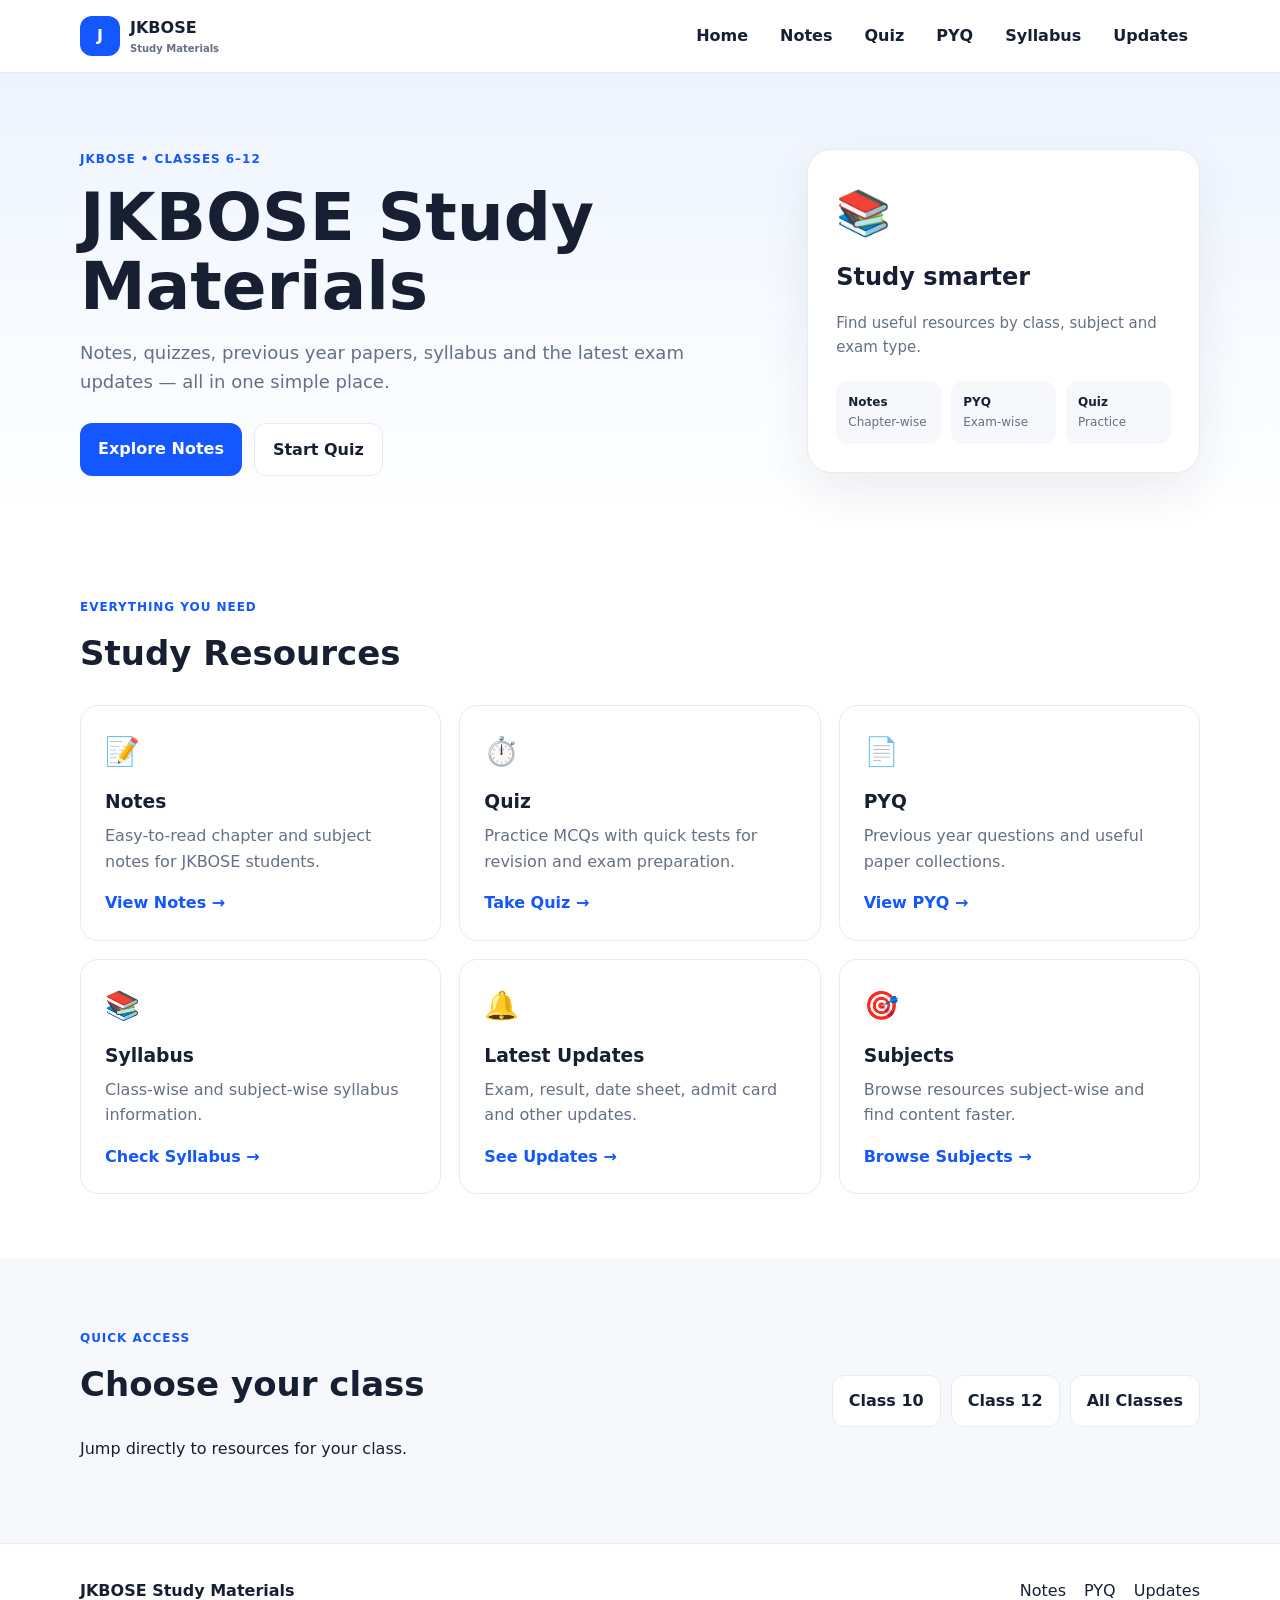
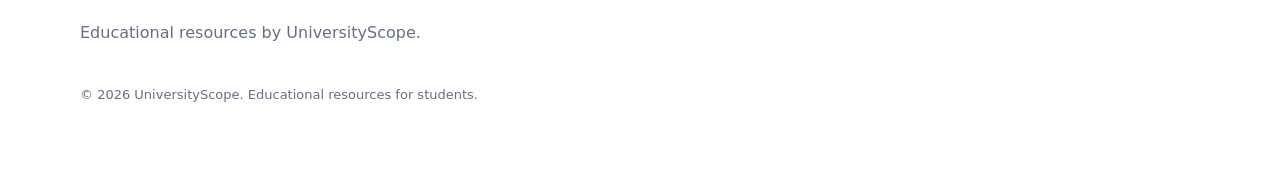
<file: index.html>
<!doctype html><html lang="en"><head><meta charset="utf-8"><meta name="viewport" content="width=device-width,initial-scale=1"><meta name="description" content="JKBOSE Study Materials - Notes, Quiz, PYQ, Syllabus and latest updates"><title>JKBOSE Study Materials | UniversityScope</title><link rel="stylesheet" href="assets/style.css"></head><body><header class="site-header"><div class="container nav"><a class="brand" href="index.html"><span class="logo">J</span><span>JKBOSE <small>Study Materials</small></span></a><nav class="desktop-nav"><a href="index.html">Home</a><a href="pages/notes.html">Notes</a><a href="pages/quiz.html">Quiz</a><a href="pages/pyq.html">PYQ</a><a href="pages/syllabus.html">Syllabus</a><a href="pages/updates.html">Updates</a></nav><button class="menu-btn" id="menuBtn" aria-label="Open menu">☰</button></div><div class="mobile-menu" id="mobileMenu"><a href="index.html">Home</a><a href="pages/notes.html">Notes</a><a href="pages/quiz.html">Quiz</a><a href="pages/pyq.html">PYQ</a><a href="pages/syllabus.html">Syllabus</a><a href="pages/updates.html">Updates</a></div></header><main><section class="hero"><div class="container hero-grid"><div><span class="eyebrow">JKBOSE • Classes 6–12</span><h1>JKBOSE Study Materials</h1><p>Notes, quizzes, previous year papers, syllabus and the latest exam updates — all in one simple place.</p><div class="hero-actions"><a class="btn primary" href="pages/notes.html">Explore Notes</a><a class="btn secondary" href="pages/quiz.html">Start Quiz</a></div></div><div class="hero-card"><div class="hero-icon">📚</div><h3>Study smarter</h3><p>Find useful resources by class, subject and exam type.</p><div class="mini-stats"><span><b>Notes</b>Chapter-wise</span><span><b>PYQ</b>Exam-wise</span><span><b>Quiz</b>Practice</span></div></div></div></section><section class="section"><div class="container"><div class="section-head"><div><span class="eyebrow">Everything you need</span><h2>Study Resources</h2></div></div><div class="cards"><a class="card" href="pages/notes.html"><div class="icon">📝</div><h3>Notes</h3><p>Easy-to-read chapter and subject notes for JKBOSE students.</p><span>View Notes →</span></a><a class="card" href="pages/quiz.html"><div class="icon">⏱️</div><h3>Quiz</h3><p>Practice MCQs with quick tests for revision and exam preparation.</p><span>Take Quiz →</span></a><a class="card" href="pages/pyq.html"><div class="icon">📄</div><h3>PYQ</h3><p>Previous year questions and useful paper collections.</p><span>View PYQ →</span></a><a class="card" href="pages/syllabus.html"><div class="icon">📚</div><h3>Syllabus</h3><p>Class-wise and subject-wise syllabus information.</p><span>Check Syllabus →</span></a><a class="card" href="pages/updates.html"><div class="icon">🔔</div><h3>Latest Updates</h3><p>Exam, result, date sheet, admit card and other updates.</p><span>See Updates →</span></a><a class="card" href="pages/subjects.html"><div class="icon">🎯</div><h3>Subjects</h3><p>Browse resources subject-wise and find content faster.</p><span>Browse Subjects →</span></a></div></div></section><section class="section soft"><div class="container"><div class="cta"><div><span class="eyebrow">Quick access</span><h2>Choose your class</h2><p>Jump directly to resources for your class.</p></div><div class="class-links"><a href="pages/class-10.html">Class 10</a><a href="pages/class-12.html">Class 12</a><a href="pages/subjects.html">All Classes</a></div></div></div></section></main><footer><div class="container footer-grid"><div><strong>JKBOSE Study Materials</strong><p>Educational resources by UniversityScope.</p></div><div><a href="pages/notes.html">Notes</a><a href="pages/pyq.html">PYQ</a><a href="pages/updates.html">Updates</a></div></div><div class="container copyright">© 2026 UniversityScope. Educational resources for students.</div></footer><nav class="bottom-nav"><a href="index.html"><span>⌂</span>Home</a><a href="pages/notes.html"><span>📝</span>Notes</a><a href="pages/quiz.html"><span>⏱</span>Quiz</a><a href="pages/pyq.html"><span>📄</span>PYQ</a><a href="pages/updates.html"><span>🔔</span>Updates</a></nav><script src="assets/app.js"></script></body></html>
</file>
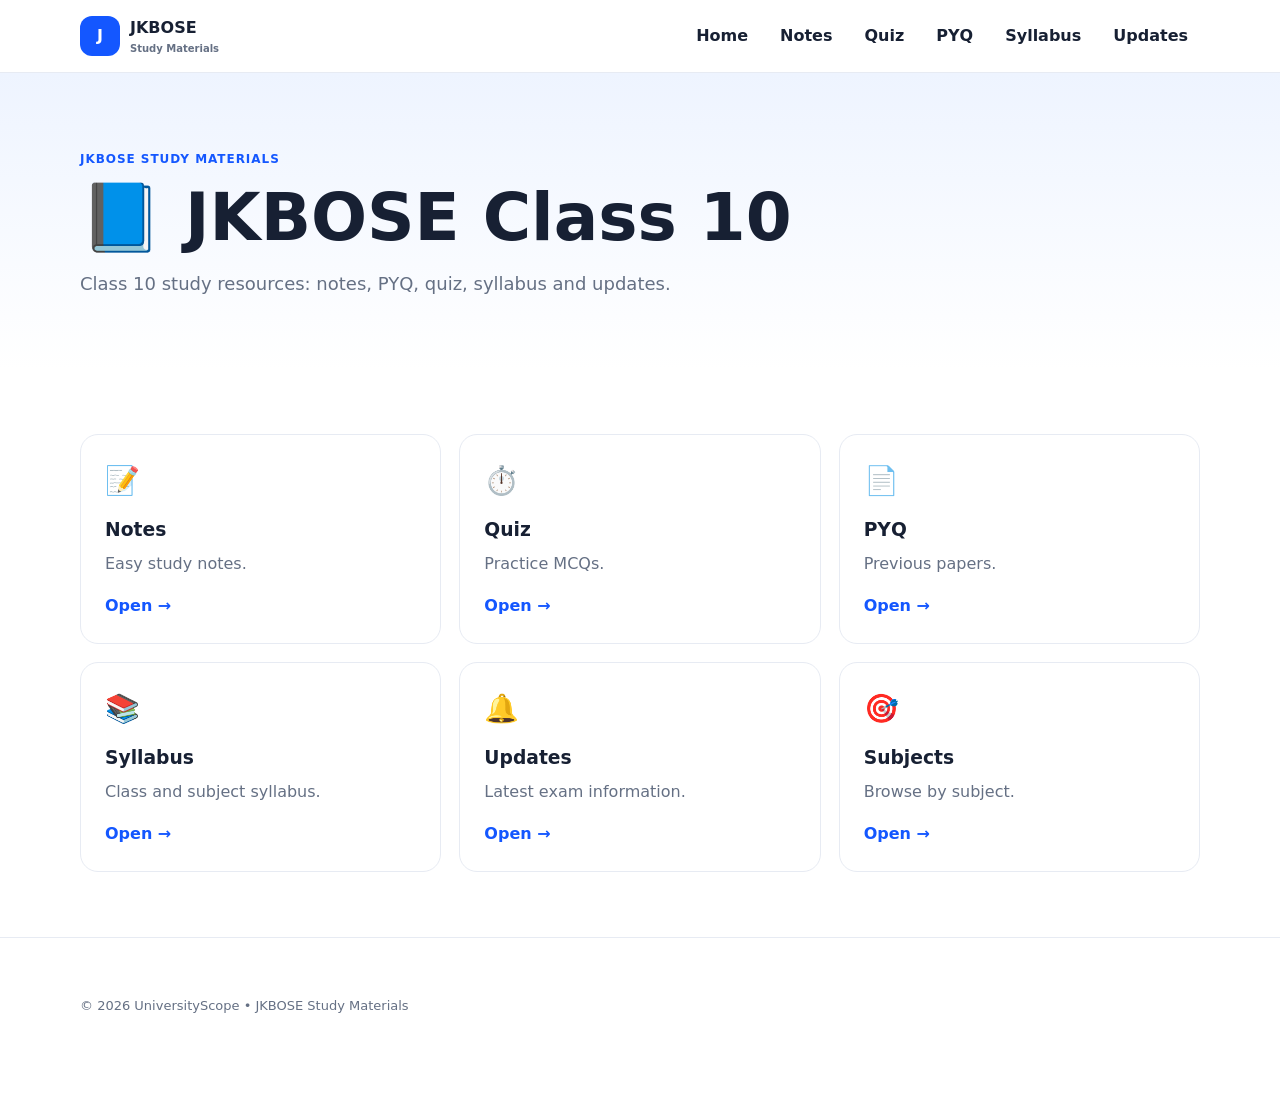
<file: pages/class-10.html>
<!doctype html><html lang="en"><head><meta charset="utf-8"><meta name="viewport" content="width=device-width,initial-scale=1"><meta name="description" content="JKBOSE Class 10 - JKBOSE Study Materials"><title>JKBOSE Class 10 | JKBOSE Study Materials</title><link rel="stylesheet" href="../assets/style.css"></head><body><header class="site-header"><div class="container nav"><a class="brand" href="../index.html"><span class="logo">J</span><span>JKBOSE <small>Study Materials</small></span></a><nav class="desktop-nav"><a href="../index.html">Home</a><a href="notes.html">Notes</a><a href="quiz.html">Quiz</a><a href="pyq.html">PYQ</a><a href="syllabus.html">Syllabus</a><a href="updates.html">Updates</a></nav><button class="menu-btn" id="menuBtn">☰</button></div><div class="mobile-menu" id="mobileMenu"><a href="../index.html">Home</a><a href="notes.html">Notes</a><a href="quiz.html">Quiz</a><a href="pyq.html">PYQ</a><a href="syllabus.html">Syllabus</a><a href="updates.html">Updates</a></div></header><main><section class="hero"><div class="container"><span class="eyebrow">JKBOSE Study Materials</span><h1>📘 JKBOSE Class 10</h1><p>Class 10 study resources: notes, PYQ, quiz, syllabus and updates.</p></div></section><section class="section"><div class="container"><div class="cards"><a class="card" href="notes.html"><div class="icon">📝</div><h3>Notes</h3><p>Easy study notes.</p><span>Open →</span></a><a class="card" href="quiz.html"><div class="icon">⏱️</div><h3>Quiz</h3><p>Practice MCQs.</p><span>Open →</span></a><a class="card" href="pyq.html"><div class="icon">📄</div><h3>PYQ</h3><p>Previous papers.</p><span>Open →</span></a><a class="card" href="syllabus.html"><div class="icon">📚</div><h3>Syllabus</h3><p>Class and subject syllabus.</p><span>Open →</span></a><a class="card" href="updates.html"><div class="icon">🔔</div><h3>Updates</h3><p>Latest exam information.</p><span>Open →</span></a><a class="card" href="subjects.html"><div class="icon">🎯</div><h3>Subjects</h3><p>Browse by subject.</p><span>Open →</span></a></div></div></section></main><footer><div class="container copyright">© 2026 UniversityScope • JKBOSE Study Materials</div></footer><nav class="bottom-nav"><a href="../index.html"><span>⌂</span>Home</a><a href="notes.html"><span>📝</span>Notes</a><a href="quiz.html"><span>⏱</span>Quiz</a><a href="pyq.html"><span>📄</span>PYQ</a><a href="updates.html"><span>🔔</span>Updates</a></nav><script src="../assets/app.js"></script></body></html>
</file>
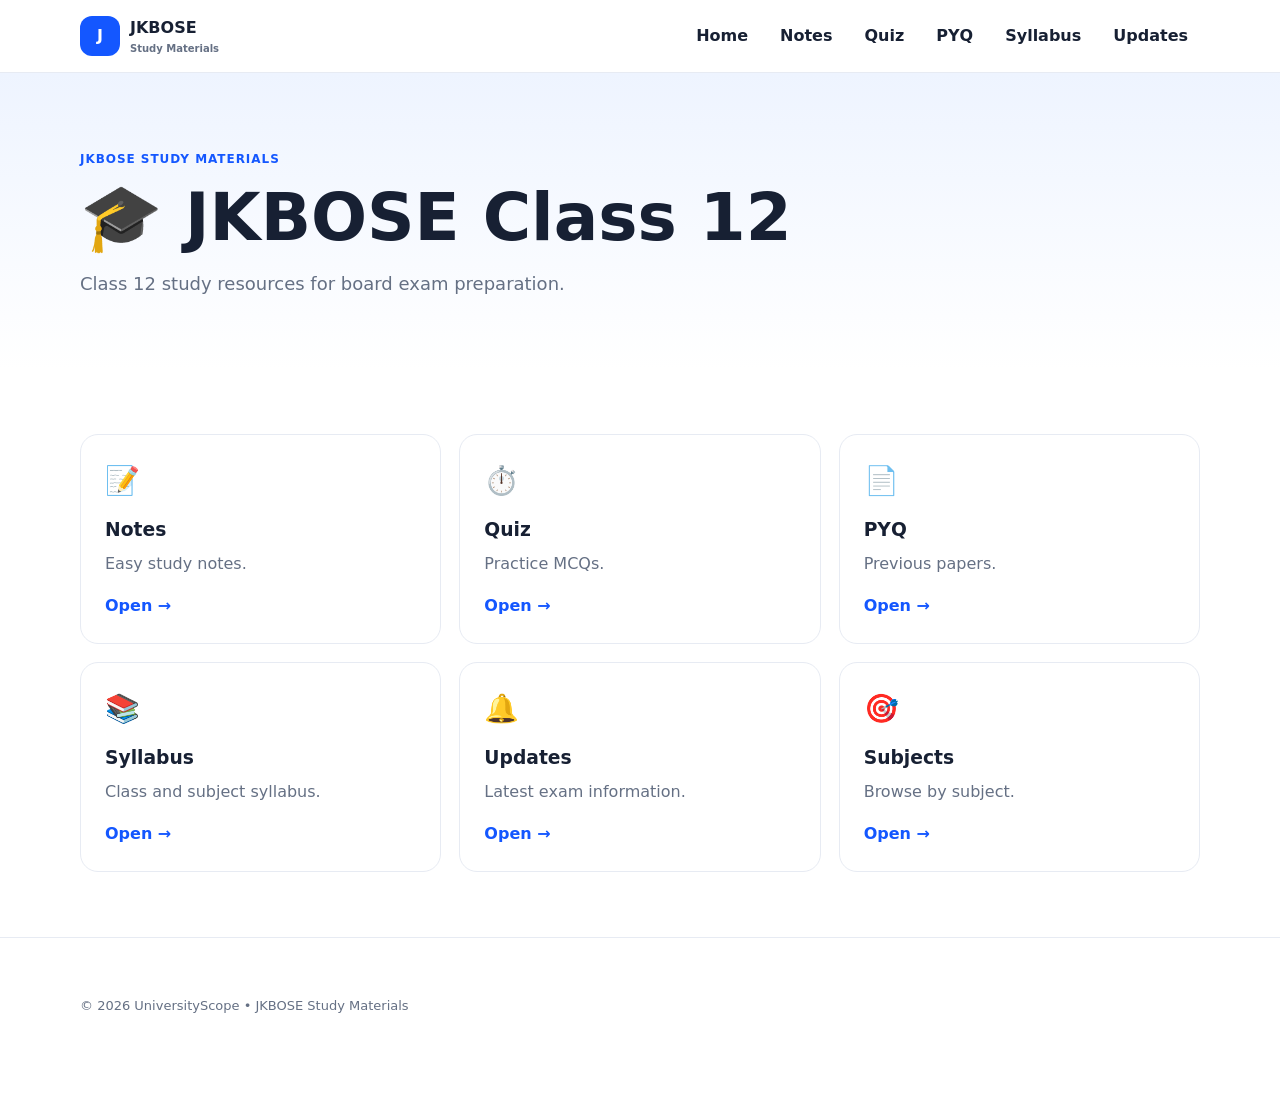
<file: pages/class-12.html>
<!doctype html><html lang="en"><head><meta charset="utf-8"><meta name="viewport" content="width=device-width,initial-scale=1"><meta name="description" content="JKBOSE Class 12 - JKBOSE Study Materials"><title>JKBOSE Class 12 | JKBOSE Study Materials</title><link rel="stylesheet" href="../assets/style.css"></head><body><header class="site-header"><div class="container nav"><a class="brand" href="../index.html"><span class="logo">J</span><span>JKBOSE <small>Study Materials</small></span></a><nav class="desktop-nav"><a href="../index.html">Home</a><a href="notes.html">Notes</a><a href="quiz.html">Quiz</a><a href="pyq.html">PYQ</a><a href="syllabus.html">Syllabus</a><a href="updates.html">Updates</a></nav><button class="menu-btn" id="menuBtn">☰</button></div><div class="mobile-menu" id="mobileMenu"><a href="../index.html">Home</a><a href="notes.html">Notes</a><a href="quiz.html">Quiz</a><a href="pyq.html">PYQ</a><a href="syllabus.html">Syllabus</a><a href="updates.html">Updates</a></div></header><main><section class="hero"><div class="container"><span class="eyebrow">JKBOSE Study Materials</span><h1>🎓 JKBOSE Class 12</h1><p>Class 12 study resources for board exam preparation.</p></div></section><section class="section"><div class="container"><div class="cards"><a class="card" href="notes.html"><div class="icon">📝</div><h3>Notes</h3><p>Easy study notes.</p><span>Open →</span></a><a class="card" href="quiz.html"><div class="icon">⏱️</div><h3>Quiz</h3><p>Practice MCQs.</p><span>Open →</span></a><a class="card" href="pyq.html"><div class="icon">📄</div><h3>PYQ</h3><p>Previous papers.</p><span>Open →</span></a><a class="card" href="syllabus.html"><div class="icon">📚</div><h3>Syllabus</h3><p>Class and subject syllabus.</p><span>Open →</span></a><a class="card" href="updates.html"><div class="icon">🔔</div><h3>Updates</h3><p>Latest exam information.</p><span>Open →</span></a><a class="card" href="subjects.html"><div class="icon">🎯</div><h3>Subjects</h3><p>Browse by subject.</p><span>Open →</span></a></div></div></section></main><footer><div class="container copyright">© 2026 UniversityScope • JKBOSE Study Materials</div></footer><nav class="bottom-nav"><a href="../index.html"><span>⌂</span>Home</a><a href="notes.html"><span>📝</span>Notes</a><a href="quiz.html"><span>⏱</span>Quiz</a><a href="pyq.html"><span>📄</span>PYQ</a><a href="updates.html"><span>🔔</span>Updates</a></nav><script src="../assets/app.js"></script></body></html>
</file>
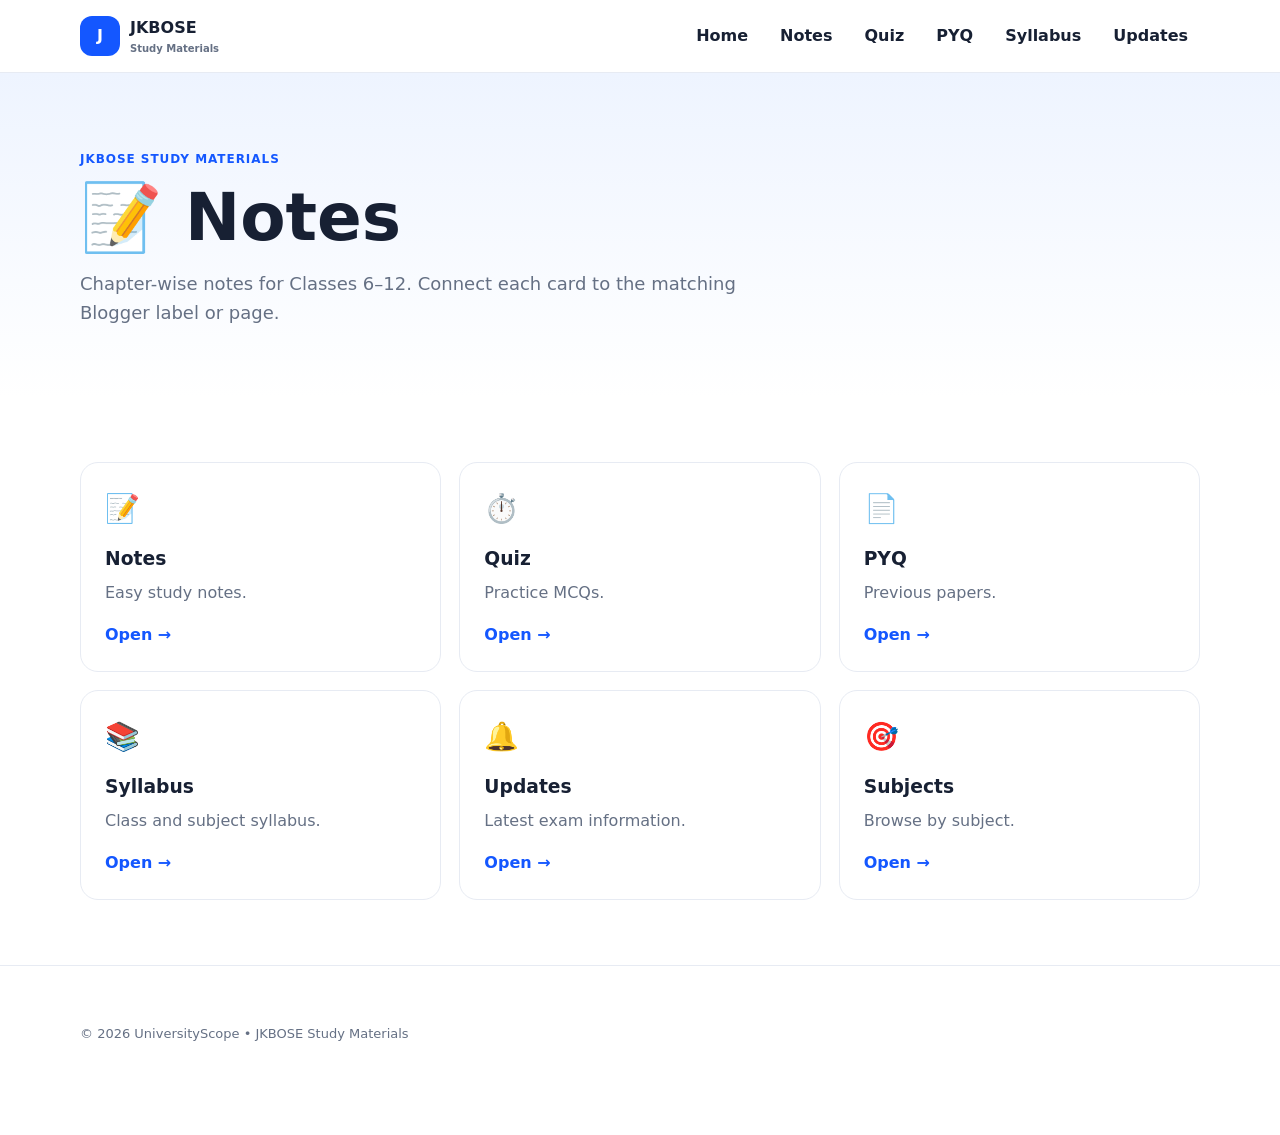
<file: pages/notes.html>
<!doctype html><html lang="en"><head><meta charset="utf-8"><meta name="viewport" content="width=device-width,initial-scale=1"><meta name="description" content="Notes - JKBOSE Study Materials"><title>Notes | JKBOSE Study Materials</title><link rel="stylesheet" href="../assets/style.css"></head><body><header class="site-header"><div class="container nav"><a class="brand" href="../index.html"><span class="logo">J</span><span>JKBOSE <small>Study Materials</small></span></a><nav class="desktop-nav"><a href="../index.html">Home</a><a href="notes.html">Notes</a><a href="quiz.html">Quiz</a><a href="pyq.html">PYQ</a><a href="syllabus.html">Syllabus</a><a href="updates.html">Updates</a></nav><button class="menu-btn" id="menuBtn">☰</button></div><div class="mobile-menu" id="mobileMenu"><a href="../index.html">Home</a><a href="notes.html">Notes</a><a href="quiz.html">Quiz</a><a href="pyq.html">PYQ</a><a href="syllabus.html">Syllabus</a><a href="updates.html">Updates</a></div></header><main><section class="hero"><div class="container"><span class="eyebrow">JKBOSE Study Materials</span><h1>📝 Notes</h1><p>Chapter-wise notes for Classes 6–12. Connect each card to the matching Blogger label or page.</p></div></section><section class="section"><div class="container"><div class="cards"><a class="card" href="notes.html"><div class="icon">📝</div><h3>Notes</h3><p>Easy study notes.</p><span>Open →</span></a><a class="card" href="quiz.html"><div class="icon">⏱️</div><h3>Quiz</h3><p>Practice MCQs.</p><span>Open →</span></a><a class="card" href="pyq.html"><div class="icon">📄</div><h3>PYQ</h3><p>Previous papers.</p><span>Open →</span></a><a class="card" href="syllabus.html"><div class="icon">📚</div><h3>Syllabus</h3><p>Class and subject syllabus.</p><span>Open →</span></a><a class="card" href="updates.html"><div class="icon">🔔</div><h3>Updates</h3><p>Latest exam information.</p><span>Open →</span></a><a class="card" href="subjects.html"><div class="icon">🎯</div><h3>Subjects</h3><p>Browse by subject.</p><span>Open →</span></a></div></div></section></main><footer><div class="container copyright">© 2026 UniversityScope • JKBOSE Study Materials</div></footer><nav class="bottom-nav"><a href="../index.html"><span>⌂</span>Home</a><a href="notes.html"><span>📝</span>Notes</a><a href="quiz.html"><span>⏱</span>Quiz</a><a href="pyq.html"><span>📄</span>PYQ</a><a href="updates.html"><span>🔔</span>Updates</a></nav><script src="../assets/app.js"></script></body></html>
</file>
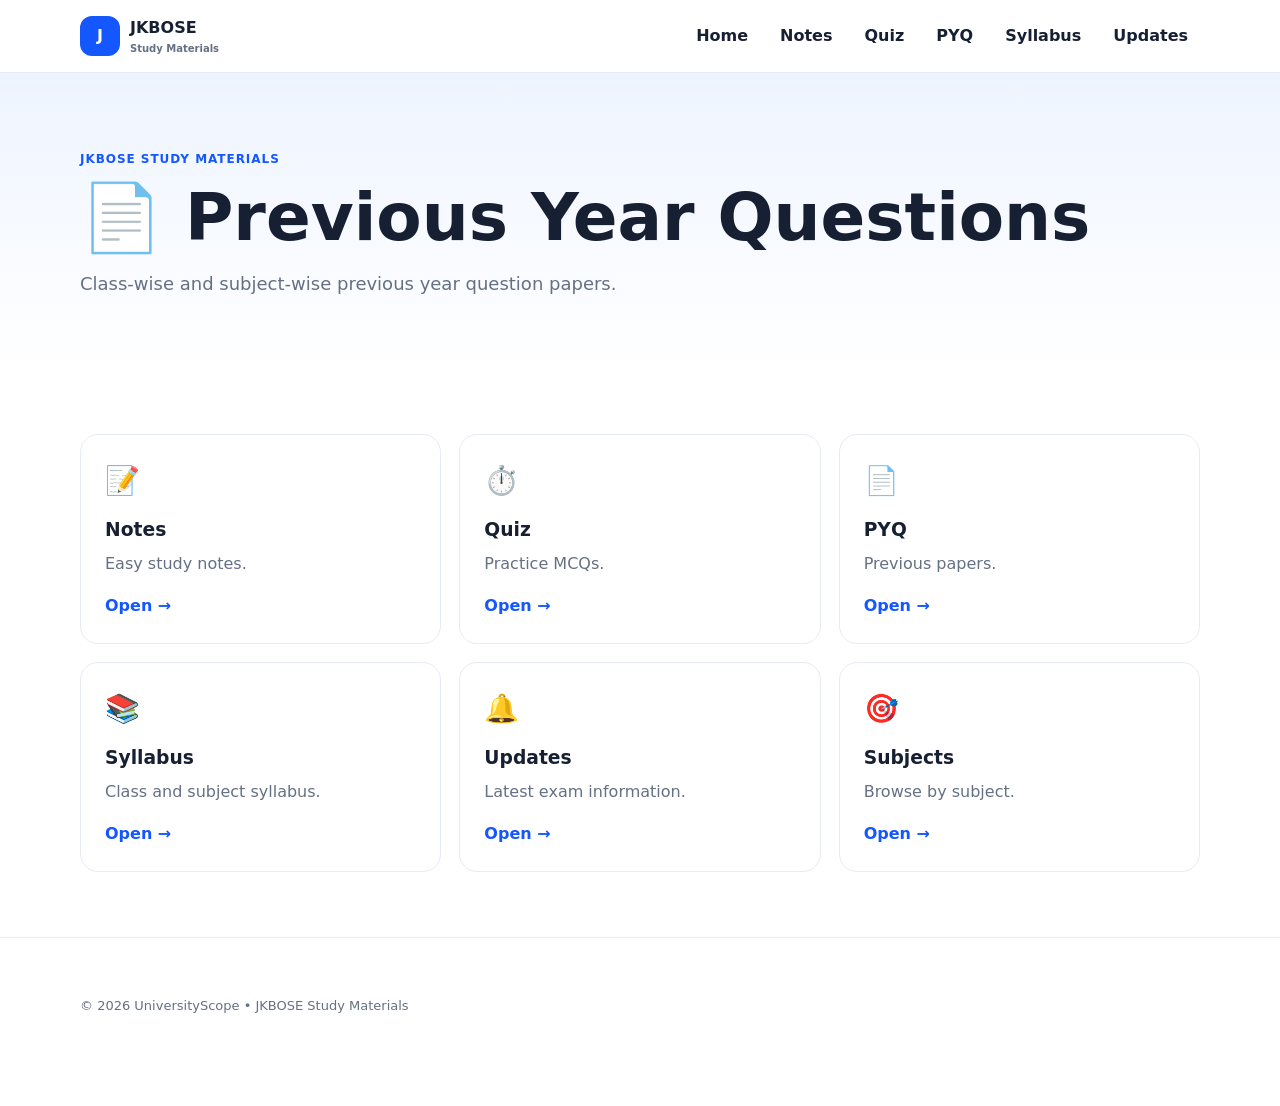
<file: pages/pyq.html>
<!doctype html><html lang="en"><head><meta charset="utf-8"><meta name="viewport" content="width=device-width,initial-scale=1"><meta name="description" content="Previous Year Questions - JKBOSE Study Materials"><title>Previous Year Questions | JKBOSE Study Materials</title><link rel="stylesheet" href="../assets/style.css"></head><body><header class="site-header"><div class="container nav"><a class="brand" href="../index.html"><span class="logo">J</span><span>JKBOSE <small>Study Materials</small></span></a><nav class="desktop-nav"><a href="../index.html">Home</a><a href="notes.html">Notes</a><a href="quiz.html">Quiz</a><a href="pyq.html">PYQ</a><a href="syllabus.html">Syllabus</a><a href="updates.html">Updates</a></nav><button class="menu-btn" id="menuBtn">☰</button></div><div class="mobile-menu" id="mobileMenu"><a href="../index.html">Home</a><a href="notes.html">Notes</a><a href="quiz.html">Quiz</a><a href="pyq.html">PYQ</a><a href="syllabus.html">Syllabus</a><a href="updates.html">Updates</a></div></header><main><section class="hero"><div class="container"><span class="eyebrow">JKBOSE Study Materials</span><h1>📄 Previous Year Questions</h1><p>Class-wise and subject-wise previous year question papers.</p></div></section><section class="section"><div class="container"><div class="cards"><a class="card" href="notes.html"><div class="icon">📝</div><h3>Notes</h3><p>Easy study notes.</p><span>Open →</span></a><a class="card" href="quiz.html"><div class="icon">⏱️</div><h3>Quiz</h3><p>Practice MCQs.</p><span>Open →</span></a><a class="card" href="pyq.html"><div class="icon">📄</div><h3>PYQ</h3><p>Previous papers.</p><span>Open →</span></a><a class="card" href="syllabus.html"><div class="icon">📚</div><h3>Syllabus</h3><p>Class and subject syllabus.</p><span>Open →</span></a><a class="card" href="updates.html"><div class="icon">🔔</div><h3>Updates</h3><p>Latest exam information.</p><span>Open →</span></a><a class="card" href="subjects.html"><div class="icon">🎯</div><h3>Subjects</h3><p>Browse by subject.</p><span>Open →</span></a></div></div></section></main><footer><div class="container copyright">© 2026 UniversityScope • JKBOSE Study Materials</div></footer><nav class="bottom-nav"><a href="../index.html"><span>⌂</span>Home</a><a href="notes.html"><span>📝</span>Notes</a><a href="quiz.html"><span>⏱</span>Quiz</a><a href="pyq.html"><span>📄</span>PYQ</a><a href="updates.html"><span>🔔</span>Updates</a></nav><script src="../assets/app.js"></script></body></html>
</file>
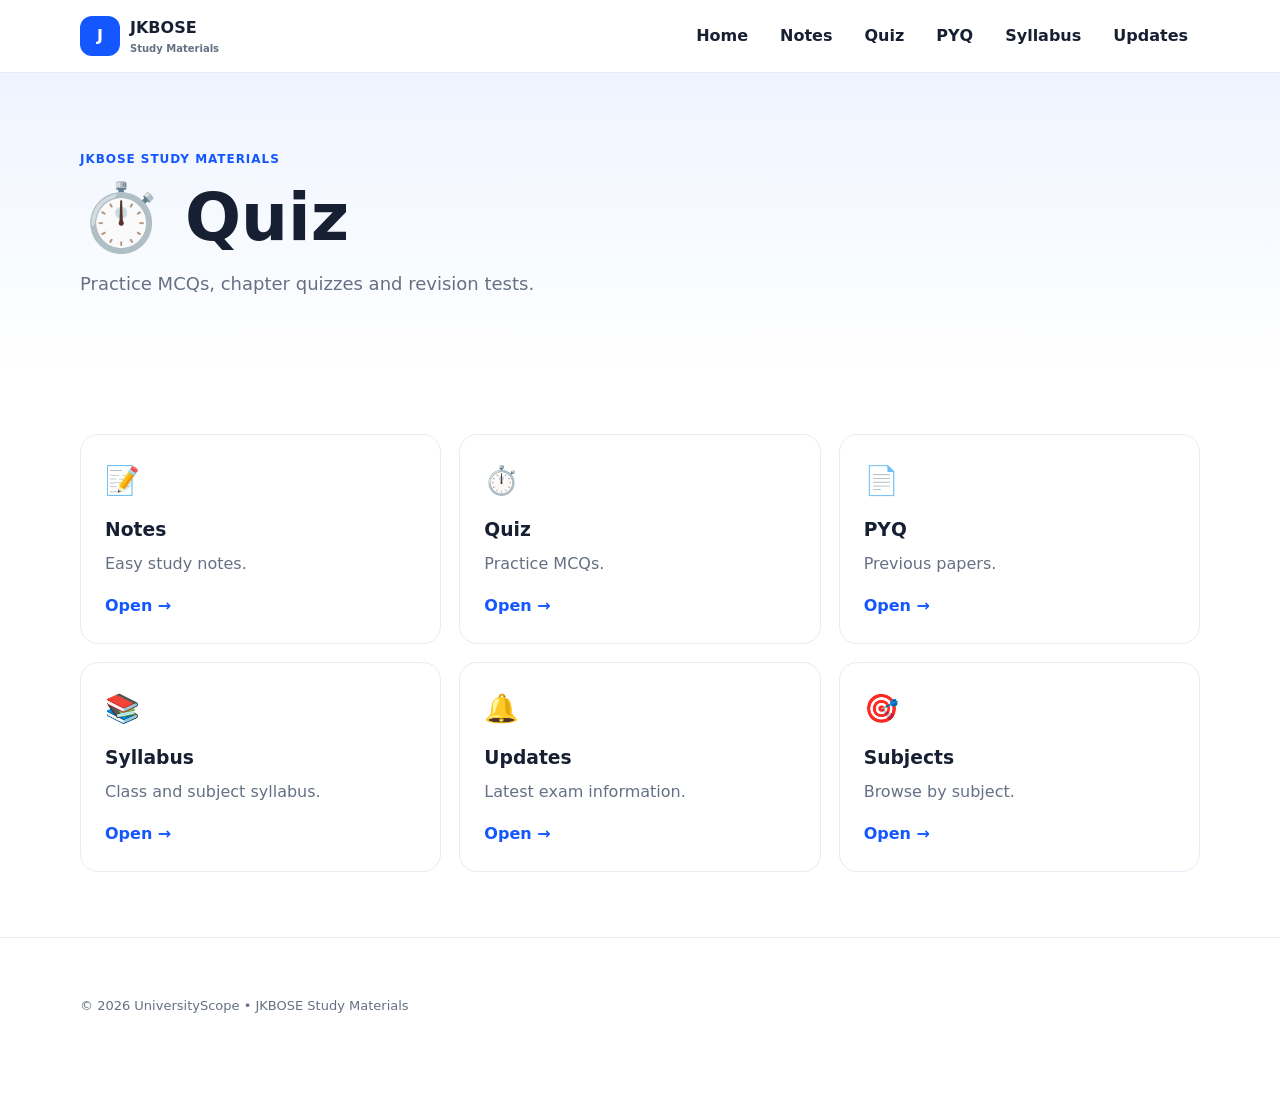
<file: pages/quiz.html>
<!doctype html><html lang="en"><head><meta charset="utf-8"><meta name="viewport" content="width=device-width,initial-scale=1"><meta name="description" content="Quiz - JKBOSE Study Materials"><title>Quiz | JKBOSE Study Materials</title><link rel="stylesheet" href="../assets/style.css"></head><body><header class="site-header"><div class="container nav"><a class="brand" href="../index.html"><span class="logo">J</span><span>JKBOSE <small>Study Materials</small></span></a><nav class="desktop-nav"><a href="../index.html">Home</a><a href="notes.html">Notes</a><a href="quiz.html">Quiz</a><a href="pyq.html">PYQ</a><a href="syllabus.html">Syllabus</a><a href="updates.html">Updates</a></nav><button class="menu-btn" id="menuBtn">☰</button></div><div class="mobile-menu" id="mobileMenu"><a href="../index.html">Home</a><a href="notes.html">Notes</a><a href="quiz.html">Quiz</a><a href="pyq.html">PYQ</a><a href="syllabus.html">Syllabus</a><a href="updates.html">Updates</a></div></header><main><section class="hero"><div class="container"><span class="eyebrow">JKBOSE Study Materials</span><h1>⏱️ Quiz</h1><p>Practice MCQs, chapter quizzes and revision tests.</p></div></section><section class="section"><div class="container"><div class="cards"><a class="card" href="notes.html"><div class="icon">📝</div><h3>Notes</h3><p>Easy study notes.</p><span>Open →</span></a><a class="card" href="quiz.html"><div class="icon">⏱️</div><h3>Quiz</h3><p>Practice MCQs.</p><span>Open →</span></a><a class="card" href="pyq.html"><div class="icon">📄</div><h3>PYQ</h3><p>Previous papers.</p><span>Open →</span></a><a class="card" href="syllabus.html"><div class="icon">📚</div><h3>Syllabus</h3><p>Class and subject syllabus.</p><span>Open →</span></a><a class="card" href="updates.html"><div class="icon">🔔</div><h3>Updates</h3><p>Latest exam information.</p><span>Open →</span></a><a class="card" href="subjects.html"><div class="icon">🎯</div><h3>Subjects</h3><p>Browse by subject.</p><span>Open →</span></a></div></div></section></main><footer><div class="container copyright">© 2026 UniversityScope • JKBOSE Study Materials</div></footer><nav class="bottom-nav"><a href="../index.html"><span>⌂</span>Home</a><a href="notes.html"><span>📝</span>Notes</a><a href="quiz.html"><span>⏱</span>Quiz</a><a href="pyq.html"><span>📄</span>PYQ</a><a href="updates.html"><span>🔔</span>Updates</a></nav><script src="../assets/app.js"></script></body></html>
</file>
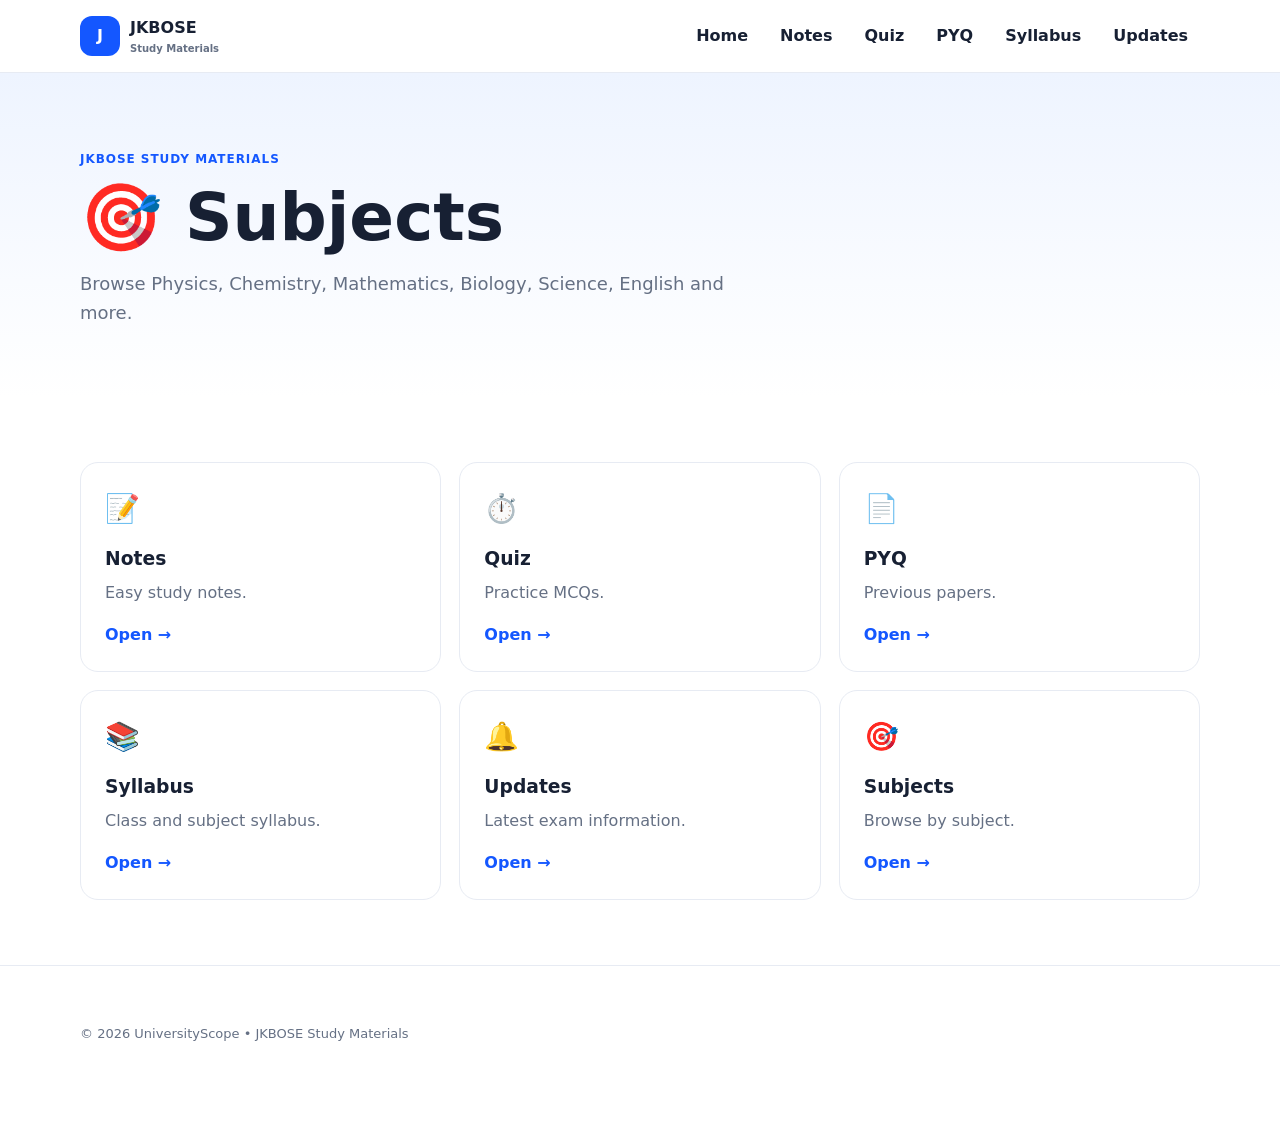
<file: pages/subjects.html>
<!doctype html><html lang="en"><head><meta charset="utf-8"><meta name="viewport" content="width=device-width,initial-scale=1"><meta name="description" content="Subjects - JKBOSE Study Materials"><title>Subjects | JKBOSE Study Materials</title><link rel="stylesheet" href="../assets/style.css"></head><body><header class="site-header"><div class="container nav"><a class="brand" href="../index.html"><span class="logo">J</span><span>JKBOSE <small>Study Materials</small></span></a><nav class="desktop-nav"><a href="../index.html">Home</a><a href="notes.html">Notes</a><a href="quiz.html">Quiz</a><a href="pyq.html">PYQ</a><a href="syllabus.html">Syllabus</a><a href="updates.html">Updates</a></nav><button class="menu-btn" id="menuBtn">☰</button></div><div class="mobile-menu" id="mobileMenu"><a href="../index.html">Home</a><a href="notes.html">Notes</a><a href="quiz.html">Quiz</a><a href="pyq.html">PYQ</a><a href="syllabus.html">Syllabus</a><a href="updates.html">Updates</a></div></header><main><section class="hero"><div class="container"><span class="eyebrow">JKBOSE Study Materials</span><h1>🎯 Subjects</h1><p>Browse Physics, Chemistry, Mathematics, Biology, Science, English and more.</p></div></section><section class="section"><div class="container"><div class="cards"><a class="card" href="notes.html"><div class="icon">📝</div><h3>Notes</h3><p>Easy study notes.</p><span>Open →</span></a><a class="card" href="quiz.html"><div class="icon">⏱️</div><h3>Quiz</h3><p>Practice MCQs.</p><span>Open →</span></a><a class="card" href="pyq.html"><div class="icon">📄</div><h3>PYQ</h3><p>Previous papers.</p><span>Open →</span></a><a class="card" href="syllabus.html"><div class="icon">📚</div><h3>Syllabus</h3><p>Class and subject syllabus.</p><span>Open →</span></a><a class="card" href="updates.html"><div class="icon">🔔</div><h3>Updates</h3><p>Latest exam information.</p><span>Open →</span></a><a class="card" href="subjects.html"><div class="icon">🎯</div><h3>Subjects</h3><p>Browse by subject.</p><span>Open →</span></a></div></div></section></main><footer><div class="container copyright">© 2026 UniversityScope • JKBOSE Study Materials</div></footer><nav class="bottom-nav"><a href="../index.html"><span>⌂</span>Home</a><a href="notes.html"><span>📝</span>Notes</a><a href="quiz.html"><span>⏱</span>Quiz</a><a href="pyq.html"><span>📄</span>PYQ</a><a href="updates.html"><span>🔔</span>Updates</a></nav><script src="../assets/app.js"></script></body></html>
</file>
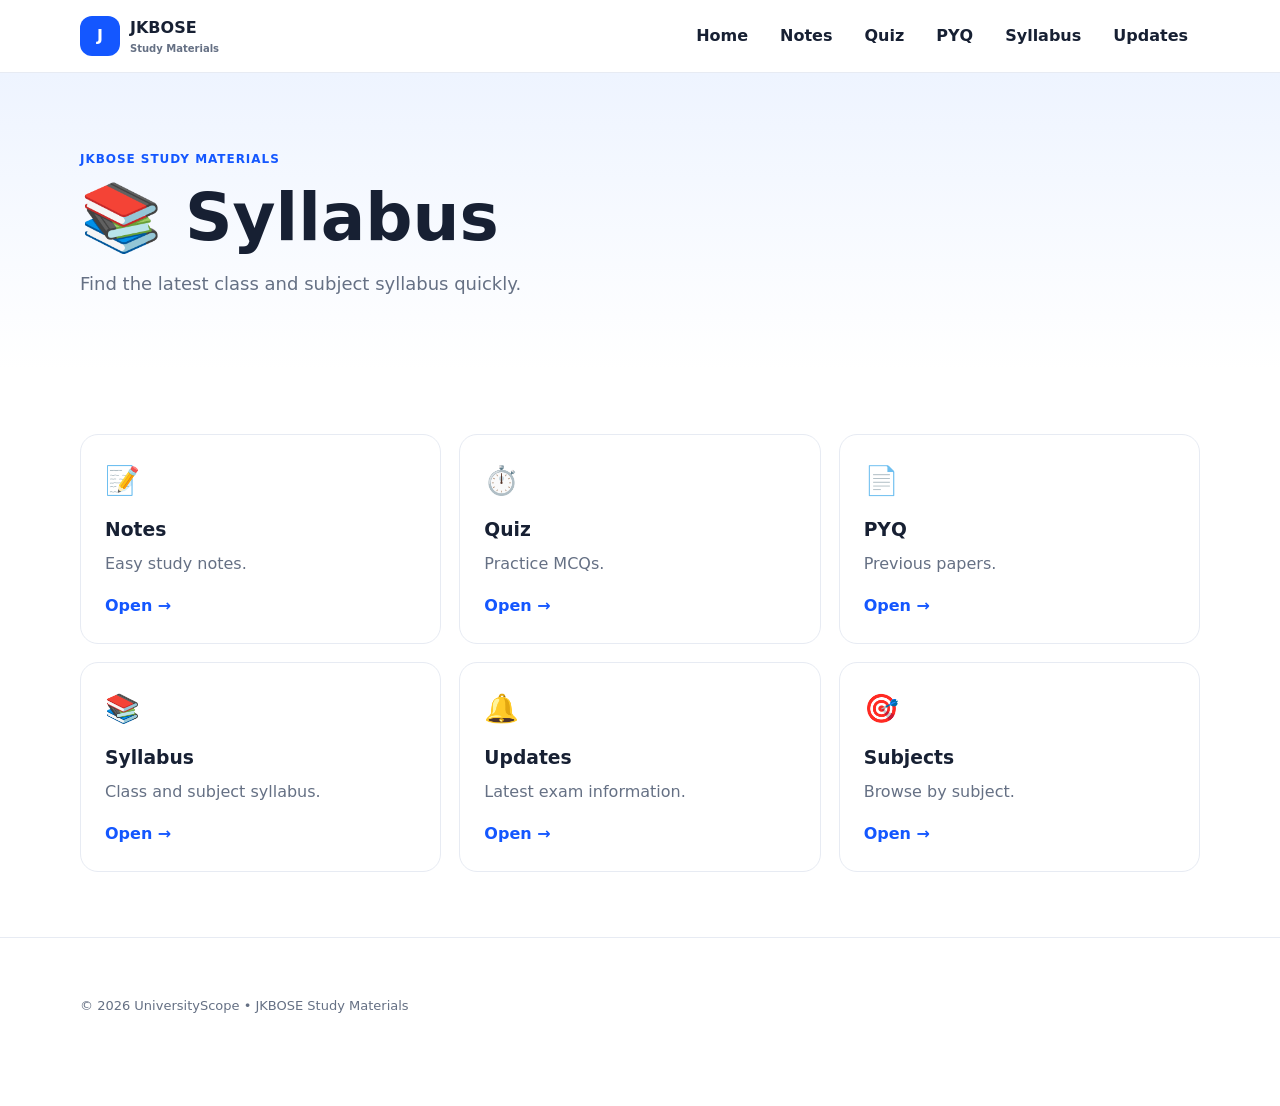
<file: pages/syllabus.html>
<!doctype html><html lang="en"><head><meta charset="utf-8"><meta name="viewport" content="width=device-width,initial-scale=1"><meta name="description" content="Syllabus - JKBOSE Study Materials"><title>Syllabus | JKBOSE Study Materials</title><link rel="stylesheet" href="../assets/style.css"></head><body><header class="site-header"><div class="container nav"><a class="brand" href="../index.html"><span class="logo">J</span><span>JKBOSE <small>Study Materials</small></span></a><nav class="desktop-nav"><a href="../index.html">Home</a><a href="notes.html">Notes</a><a href="quiz.html">Quiz</a><a href="pyq.html">PYQ</a><a href="syllabus.html">Syllabus</a><a href="updates.html">Updates</a></nav><button class="menu-btn" id="menuBtn">☰</button></div><div class="mobile-menu" id="mobileMenu"><a href="../index.html">Home</a><a href="notes.html">Notes</a><a href="quiz.html">Quiz</a><a href="pyq.html">PYQ</a><a href="syllabus.html">Syllabus</a><a href="updates.html">Updates</a></div></header><main><section class="hero"><div class="container"><span class="eyebrow">JKBOSE Study Materials</span><h1>📚 Syllabus</h1><p>Find the latest class and subject syllabus quickly.</p></div></section><section class="section"><div class="container"><div class="cards"><a class="card" href="notes.html"><div class="icon">📝</div><h3>Notes</h3><p>Easy study notes.</p><span>Open →</span></a><a class="card" href="quiz.html"><div class="icon">⏱️</div><h3>Quiz</h3><p>Practice MCQs.</p><span>Open →</span></a><a class="card" href="pyq.html"><div class="icon">📄</div><h3>PYQ</h3><p>Previous papers.</p><span>Open →</span></a><a class="card" href="syllabus.html"><div class="icon">📚</div><h3>Syllabus</h3><p>Class and subject syllabus.</p><span>Open →</span></a><a class="card" href="updates.html"><div class="icon">🔔</div><h3>Updates</h3><p>Latest exam information.</p><span>Open →</span></a><a class="card" href="subjects.html"><div class="icon">🎯</div><h3>Subjects</h3><p>Browse by subject.</p><span>Open →</span></a></div></div></section></main><footer><div class="container copyright">© 2026 UniversityScope • JKBOSE Study Materials</div></footer><nav class="bottom-nav"><a href="../index.html"><span>⌂</span>Home</a><a href="notes.html"><span>📝</span>Notes</a><a href="quiz.html"><span>⏱</span>Quiz</a><a href="pyq.html"><span>📄</span>PYQ</a><a href="updates.html"><span>🔔</span>Updates</a></nav><script src="../assets/app.js"></script></body></html>
</file>
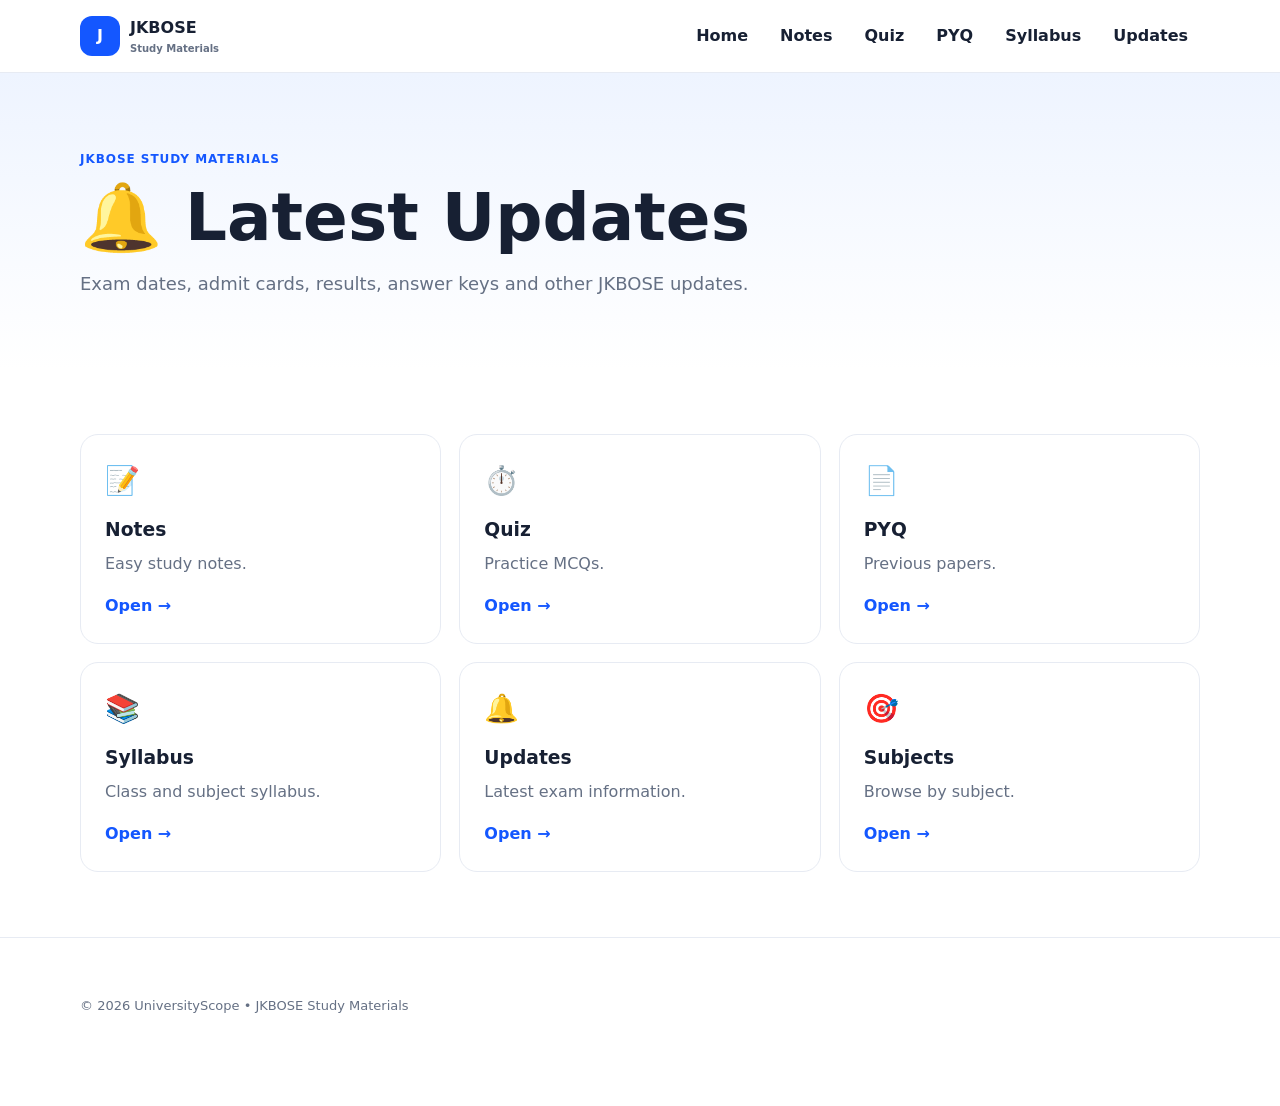
<file: pages/updates.html>
<!doctype html><html lang="en"><head><meta charset="utf-8"><meta name="viewport" content="width=device-width,initial-scale=1"><meta name="description" content="Latest Updates - JKBOSE Study Materials"><title>Latest Updates | JKBOSE Study Materials</title><link rel="stylesheet" href="../assets/style.css"></head><body><header class="site-header"><div class="container nav"><a class="brand" href="../index.html"><span class="logo">J</span><span>JKBOSE <small>Study Materials</small></span></a><nav class="desktop-nav"><a href="../index.html">Home</a><a href="notes.html">Notes</a><a href="quiz.html">Quiz</a><a href="pyq.html">PYQ</a><a href="syllabus.html">Syllabus</a><a href="updates.html">Updates</a></nav><button class="menu-btn" id="menuBtn">☰</button></div><div class="mobile-menu" id="mobileMenu"><a href="../index.html">Home</a><a href="notes.html">Notes</a><a href="quiz.html">Quiz</a><a href="pyq.html">PYQ</a><a href="syllabus.html">Syllabus</a><a href="updates.html">Updates</a></div></header><main><section class="hero"><div class="container"><span class="eyebrow">JKBOSE Study Materials</span><h1>🔔 Latest Updates</h1><p>Exam dates, admit cards, results, answer keys and other JKBOSE updates.</p></div></section><section class="section"><div class="container"><div class="cards"><a class="card" href="notes.html"><div class="icon">📝</div><h3>Notes</h3><p>Easy study notes.</p><span>Open →</span></a><a class="card" href="quiz.html"><div class="icon">⏱️</div><h3>Quiz</h3><p>Practice MCQs.</p><span>Open →</span></a><a class="card" href="pyq.html"><div class="icon">📄</div><h3>PYQ</h3><p>Previous papers.</p><span>Open →</span></a><a class="card" href="syllabus.html"><div class="icon">📚</div><h3>Syllabus</h3><p>Class and subject syllabus.</p><span>Open →</span></a><a class="card" href="updates.html"><div class="icon">🔔</div><h3>Updates</h3><p>Latest exam information.</p><span>Open →</span></a><a class="card" href="subjects.html"><div class="icon">🎯</div><h3>Subjects</h3><p>Browse by subject.</p><span>Open →</span></a></div></div></section></main><footer><div class="container copyright">© 2026 UniversityScope • JKBOSE Study Materials</div></footer><nav class="bottom-nav"><a href="../index.html"><span>⌂</span>Home</a><a href="notes.html"><span>📝</span>Notes</a><a href="quiz.html"><span>⏱</span>Quiz</a><a href="pyq.html"><span>📄</span>PYQ</a><a href="updates.html"><span>🔔</span>Updates</a></nav><script src="../assets/app.js"></script></body></html>
</file>
<file: assets/style.css>
:root{--primary:#1457ff;--ink:#172033;--muted:#657084;--bg:#f6f8fc;--card:#fff;--line:#e7ebf3;--radius:18px}*{box-sizing:border-box}html{scroll-behavior:smooth}body{margin:0;font-family:Inter,system-ui,-apple-system,Segoe UI,Roboto,Arial,sans-serif;color:var(--ink);background:#fff;line-height:1.6}.container{width:min(1120px,calc(100% - 32px));margin:auto}.site-header{position:sticky;top:0;z-index:50;background:rgba(255,255,255,.94);backdrop-filter:blur(12px);border-bottom:1px solid var(--line)}.nav{height:72px;display:flex;align-items:center;justify-content:space-between}.brand{display:flex;gap:10px;align-items:center;text-decoration:none;color:var(--ink);font-weight:800}.brand small{display:block;font-size:10px;color:var(--muted);font-weight:600}.logo{width:40px;height:40px;border-radius:12px;display:grid;place-items:center;background:var(--primary);color:#fff}.desktop-nav{display:flex;gap:8px}.desktop-nav a,.mobile-menu a{padding:10px 12px;border-radius:10px;text-decoration:none;color:var(--ink);font-weight:600}.desktop-nav a:hover,.mobile-menu a:hover{background:#eef3ff;color:var(--primary)}.menu-btn{display:none;border:0;background:transparent;font-size:26px}.mobile-menu{display:none;padding:8px 16px 16px;border-top:1px solid var(--line)}.hero{background:linear-gradient(180deg,#eef4ff 0,#fff 100%);padding:72px 0 52px}.hero-grid{display:grid;grid-template-columns:1.4fr .8fr;gap:40px;align-items:center}.eyebrow{text-transform:uppercase;letter-spacing:.08em;font-size:12px;color:var(--primary);font-weight:800}.hero h1{font-size:clamp(38px,6vw,66px);line-height:1.05;margin:12px 0 18px}.hero p{font-size:18px;max-width:680px;color:var(--muted)}.hero-actions{display:flex;gap:12px;margin-top:26px}.btn{display:inline-block;text-decoration:none;padding:13px 18px;border-radius:12px;font-weight:800}.primary{background:var(--primary);color:#fff}.secondary{background:#fff;color:var(--ink);border:1px solid var(--line)}.hero-card{background:#fff;border:1px solid var(--line);padding:28px;border-radius:24px;box-shadow:0 18px 50px rgba(20,35,70,.08)}.hero-icon{font-size:44px}.hero-card h3{font-size:24px;margin:10px 0}.hero-card p{font-size:15px}.mini-stats{display:grid;grid-template-columns:repeat(3,1fr);gap:10px;margin-top:22px}.mini-stats span{background:var(--bg);border-radius:12px;padding:12px;font-size:12px;color:var(--muted)}.mini-stats b{display:block;color:var(--ink)}.section{padding:65px 0}.section.soft{background:var(--bg)}.section h2{font-size:34px;margin:7px 0 25px}.cards{display:grid;grid-template-columns:repeat(3,1fr);gap:18px}.card{background:var(--card);border:1px solid var(--line);border-radius:var(--radius);padding:24px;text-decoration:none;color:inherit;transition:.2s}.card:hover{transform:translateY(-3px);box-shadow:0 12px 30px rgba(20,35,70,.08)}.icon{font-size:28px}.card h3{margin:12px 0 6px}.card p{color:var(--muted);margin:0 0 16px}.card span{font-weight:800;color:var(--primary)}.cta{display:flex;align-items:center;justify-content:space-between;gap:20px}.class-links{display:flex;gap:10px;flex-wrap:wrap}.class-links a{background:#fff;border:1px solid var(--line);padding:12px 16px;border-radius:12px;text-decoration:none;color:var(--ink);font-weight:800}footer{padding:34px 0 90px;border-top:1px solid var(--line)}.footer-grid{display:flex;justify-content:space-between;gap:20px}.footer-grid a{margin-left:18px;color:var(--ink);text-decoration:none}.footer-grid p{color:var(--muted)}.copyright{color:var(--muted);font-size:13px;margin-top:24px}.bottom-nav{display:none}@media(max-width:820px){.desktop-nav{display:none}.menu-btn{display:block}.mobile-menu.open{display:grid;gap:3px}.hero{padding:48px 0 30px}.hero-grid{grid-template-columns:1fr}.cards{grid-template-columns:1fr 1fr}.cta{align-items:flex-start;flex-direction:column}.bottom-nav{position:fixed;display:grid;grid-template-columns:repeat(5,1fr);bottom:0;left:0;right:0;background:#fff;border-top:1px solid var(--line);z-index:60}.bottom-nav a{padding:9px 4px;text-align:center;text-decoration:none;color:var(--muted);font-size:10px;font-weight:700}.bottom-nav span{display:block;font-size:17px;line-height:1.2}}@media(max-width:520px){.cards{grid-template-columns:1fr}.hero h1{font-size:42px}.mini-stats{grid-template-columns:1fr}.footer-grid{flex-direction:column}.footer-grid a{margin:0 14px 0 0}}
</file>
